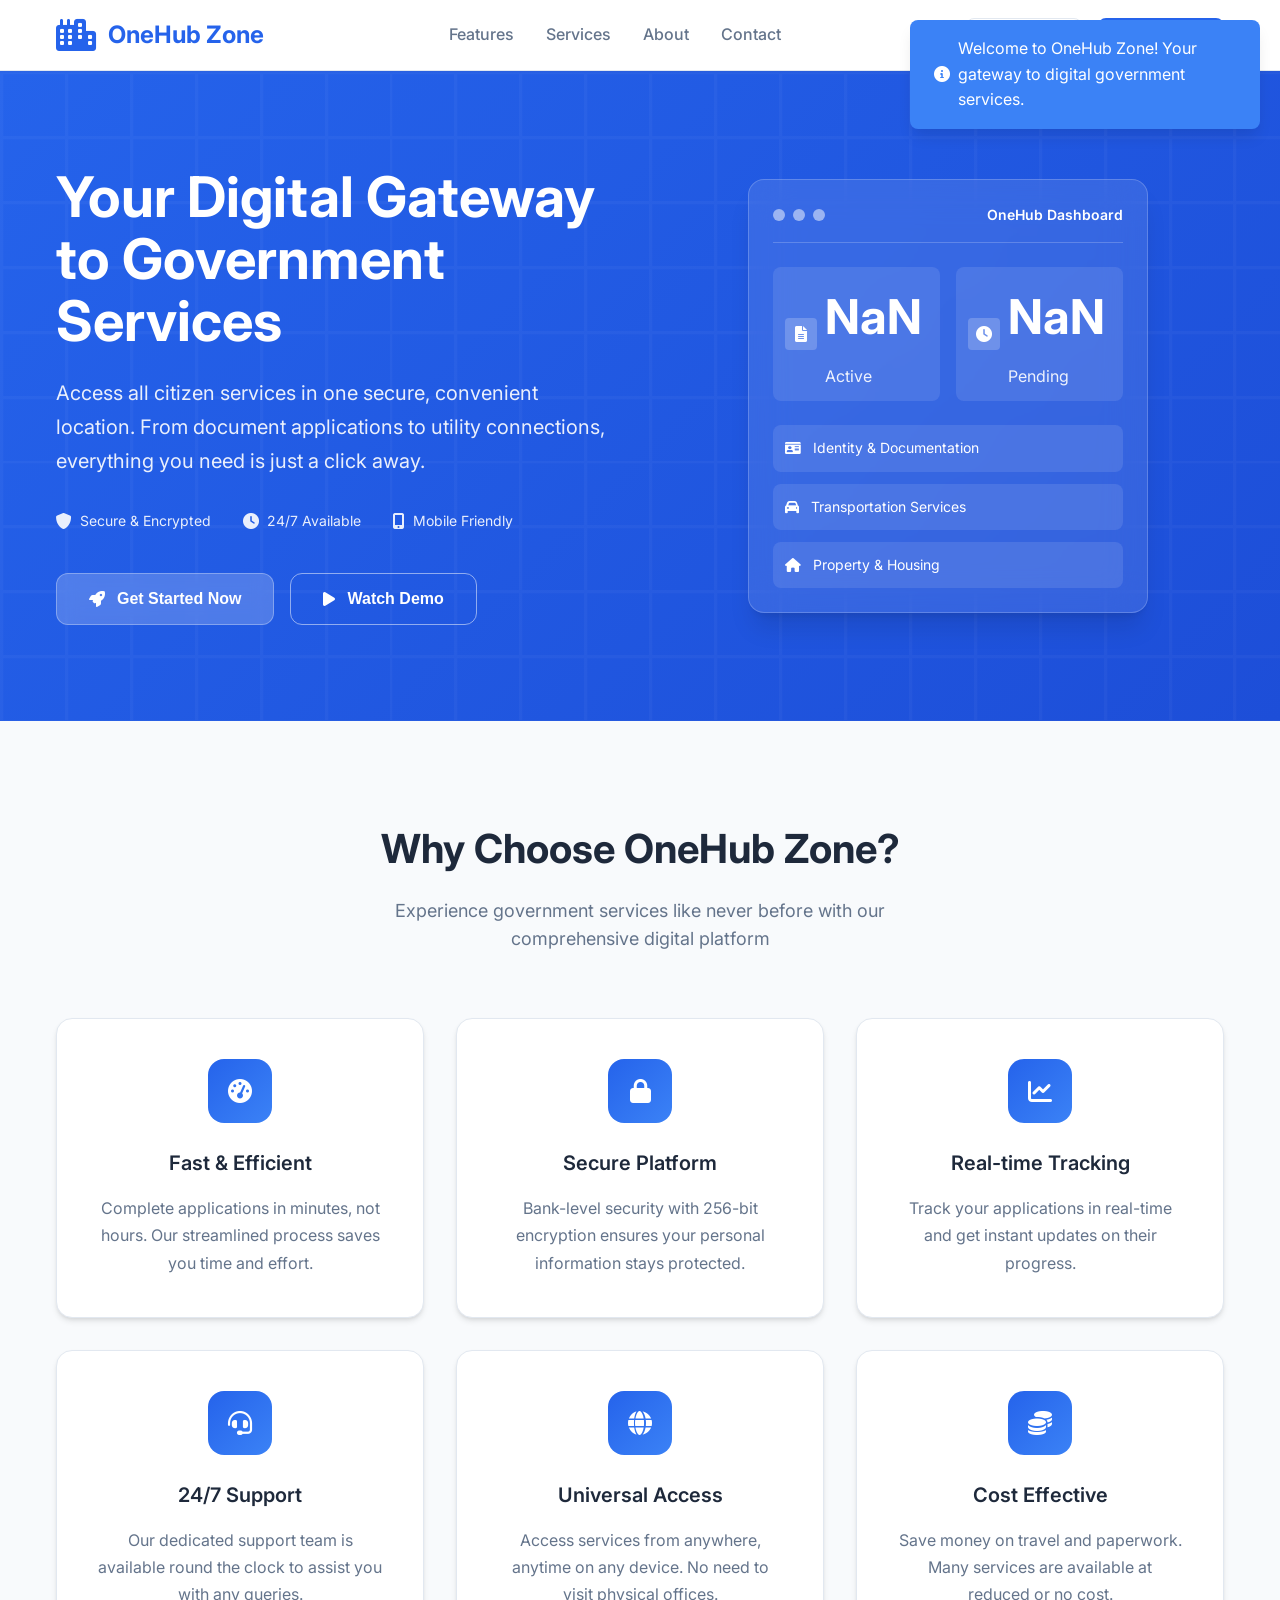
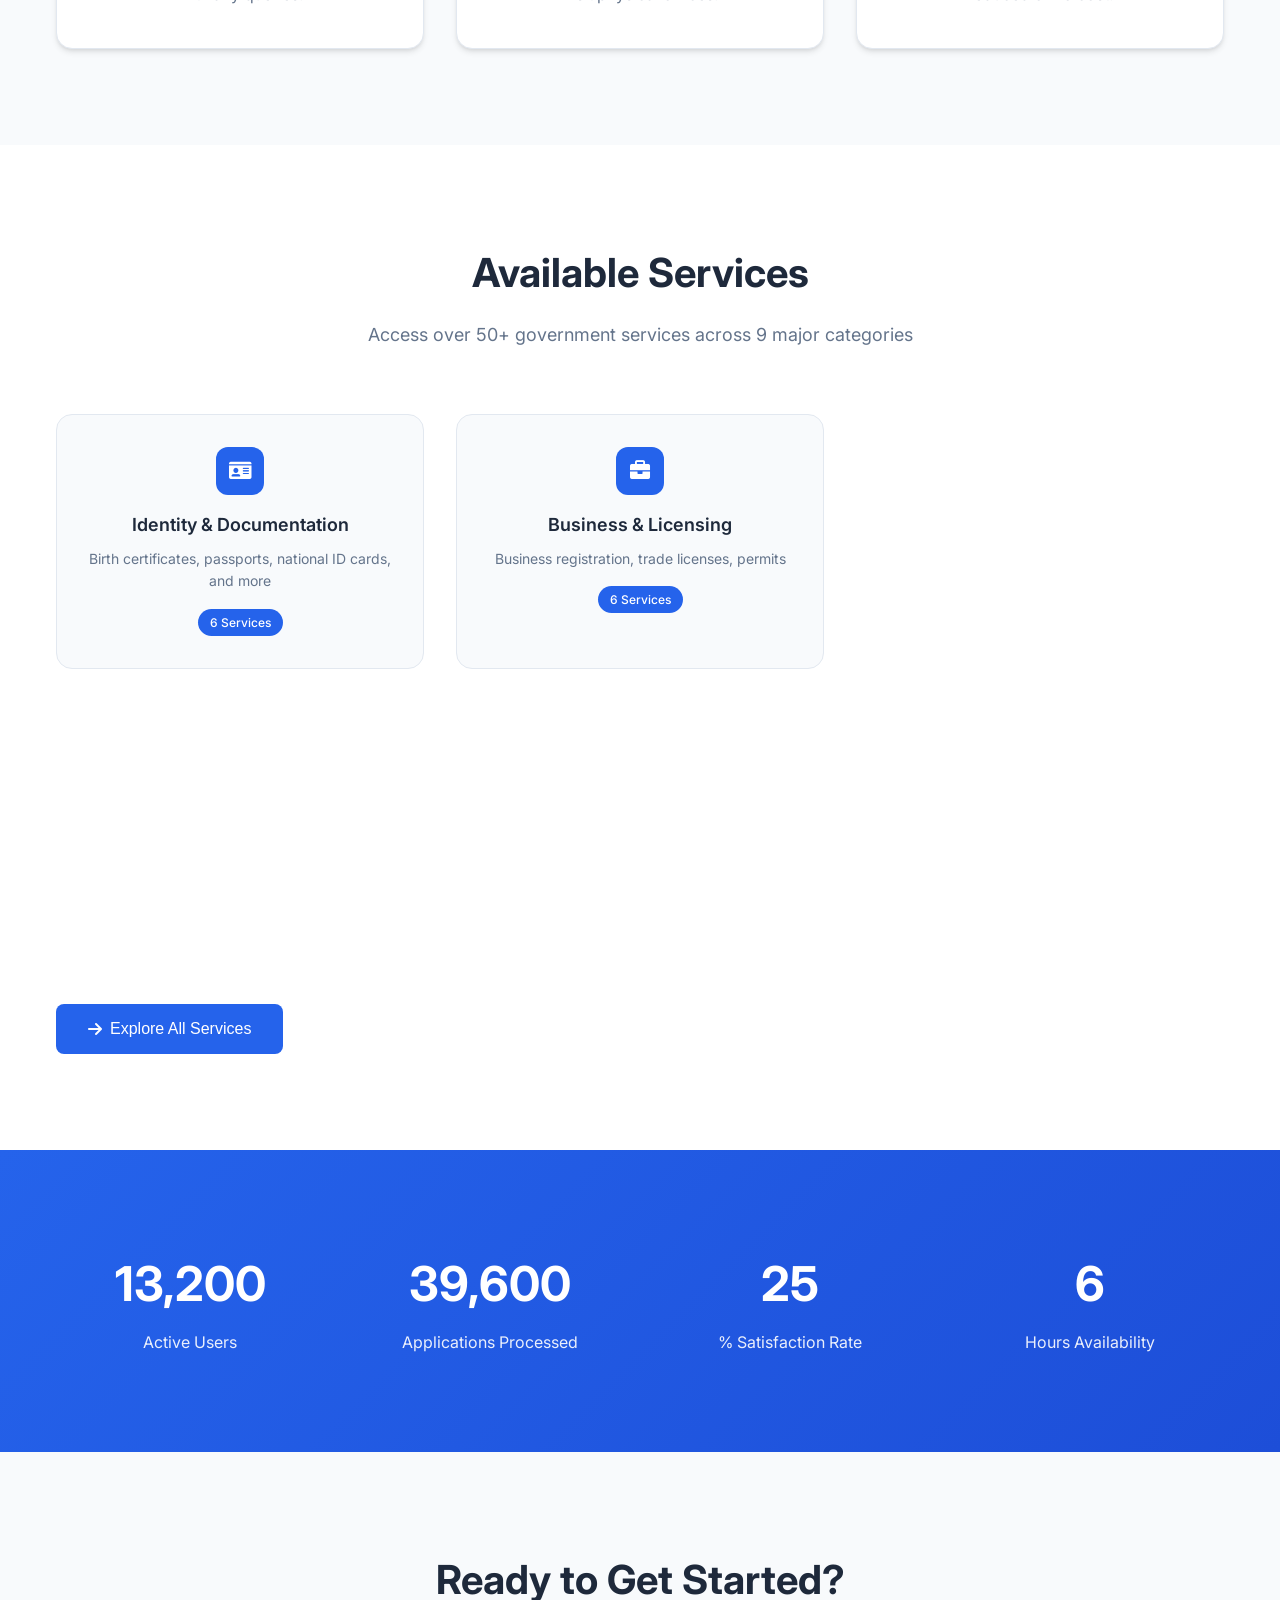
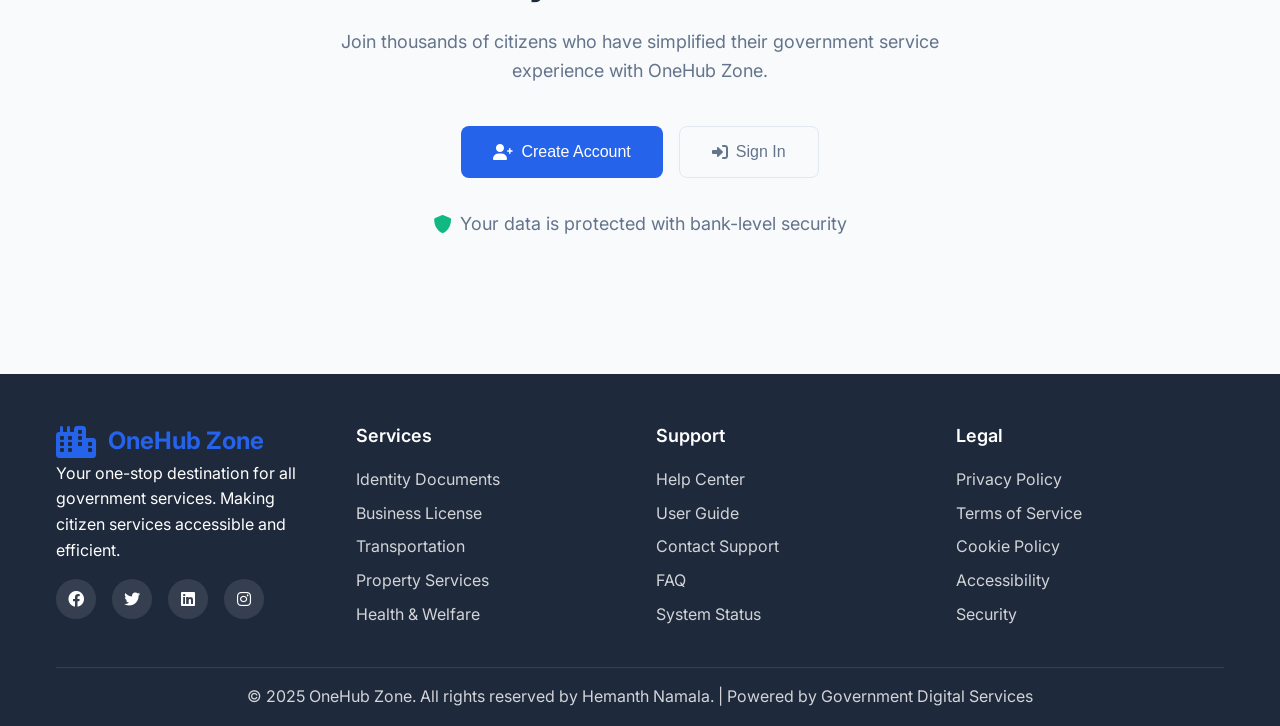
<file: index.html>
<!DOCTYPE html>
<html lang="en">
<head>
    <meta charset="UTF-8">
    <meta name="viewport" content="width=device-width, initial-scale=1.0">
    <title>OneHub Zone - Citizen Services Portal</title>
    <link rel="stylesheet" href="landing-styles.css">
    <link href="https://cdnjs.cloudflare.com/ajax/libs/font-awesome/6.0.0/css/all.min.css" rel="stylesheet">
    <link href="https://fonts.googleapis.com/css2?family=Inter:wght@300;400;500;600;700&display=swap" rel="stylesheet">
</head>
<body>
    <div class="landing-container">
        <!-- Header -->
        <header class="header">
            <div class="container">
                <div class="header-content">
                    <div class="logo">
                        <i class="fas fa-city"></i>
                        <span>OneHub Zone</span>
                    </div>
                    <nav class="nav">
                        <a href="#features" class="nav-link">Features</a>
                        <a href="#services" class="nav-link">Services</a>
                        <a href="#about" class="nav-link">About</a>
                        <a href="#contact" class="nav-link">Contact</a>
                    </nav>
                    <div class="header-actions">
                        <button class="btn-secondary" onclick="window.location.href='login.html'">
                            <i class="fas fa-sign-in-alt"></i>
                            Sign In
                        </button>
                        <button class="btn-primary" onclick="showRegistration()">
                            <i class="fas fa-user-plus"></i>
                            Register
                        </button>
                    </div>
                </div>
            </div>
        </header>

        <!-- Hero Section -->
        <section class="hero">
            <div class="container">
                <div class="hero-content">
                    <div class="hero-text">
                        <h1>Your Digital Gateway to Government Services</h1>
                        <p class="hero-description">
                            Access all citizen services in one secure, convenient location. 
                            From document applications to utility connections, everything you need is just a click away.
                        </p>
                        <div class="hero-features">
                            <div class="feature-item">
                                <i class="fas fa-shield-alt"></i>
                                <span>Secure & Encrypted</span>
                            </div>
                            <div class="feature-item">
                                <i class="fas fa-clock"></i>
                                <span>24/7 Available</span>
                            </div>
                            <div class="feature-item">
                                <i class="fas fa-mobile-alt"></i>
                                <span>Mobile Friendly</span>
                            </div>
                        </div>
                        <div class="hero-actions">
                            <button class="cta-button" onclick="window.location.href='login.html'">
                                <i class="fas fa-rocket"></i>
                                Get Started Now
                            </button>
                            <button class="demo-button" onclick="showDemoVideo()">
                                <i class="fas fa-play"></i>
                                Watch Demo
                            </button>
                        </div>
                    </div>
                    <div class="hero-visual">
                        <div class="dashboard-preview">
                            <div class="preview-header">
                                <div class="preview-dots">
                                    <span></span>
                                    <span></span>
                                    <span></span>
                                </div>
                                <span class="preview-title">OneHub Dashboard</span>
                            </div>
                            <div class="preview-content">
                                <div class="preview-stats">
                                    <div class="preview-stat">
                                        <div class="stat-icon">
                                            <i class="fas fa-file-alt"></i>
                                        </div>
                                        <div class="stat-data">
                                            <span class="stat-number">3</span>
                                            <span class="stat-label">Active</span>
                                        </div>
                                    </div>
                                    <div class="preview-stat">
                                        <div class="stat-icon">
                                            <i class="fas fa-clock"></i>
                                        </div>
                                        <div class="stat-data">
                                            <span class="stat-number">2</span>
                                            <span class="stat-label">Pending</span>
                                        </div>
                                    </div>
                                </div>
                                <div class="preview-services">
                                    <div class="service-item">
                                        <i class="fas fa-id-card"></i>
                                        <span>Identity & Documentation</span>
                                    </div>
                                    <div class="service-item">
                                        <i class="fas fa-car"></i>
                                        <span>Transportation Services</span>
                                    </div>
                                    <div class="service-item">
                                        <i class="fas fa-home"></i>
                                        <span>Property & Housing</span>
                                    </div>
                                </div>
                            </div>
                        </div>
                    </div>
                </div>
            </div>
        </section>

        <!-- Features Section -->
        <section class="features" id="features">
            <div class="container">
                <div class="section-header">
                    <h2>Why Choose OneHub Zone?</h2>
                    <p>Experience government services like never before with our comprehensive digital platform</p>
                </div>
                <div class="features-grid">
                    <div class="feature-card">
                        <div class="feature-icon">
                            <i class="fas fa-tachometer-alt"></i>
                        </div>
                        <h3>Fast & Efficient</h3>
                        <p>Complete applications in minutes, not hours. Our streamlined process saves you time and effort.</p>
                    </div>
                    <div class="feature-card">
                        <div class="feature-icon">
                            <i class="fas fa-lock"></i>
                        </div>
                        <h3>Secure Platform</h3>
                        <p>Bank-level security with 256-bit encryption ensures your personal information stays protected.</p>
                    </div>
                    <div class="feature-card">
                        <div class="feature-icon">
                            <i class="fas fa-chart-line"></i>
                        </div>
                        <h3>Real-time Tracking</h3>
                        <p>Track your applications in real-time and get instant updates on their progress.</p>
                    </div>
                    <div class="feature-card">
                        <div class="feature-icon">
                            <i class="fas fa-headset"></i>
                        </div>
                        <h3>24/7 Support</h3>
                        <p>Our dedicated support team is available round the clock to assist you with any queries.</p>
                    </div>
                    <div class="feature-card">
                        <div class="feature-icon">
                            <i class="fas fa-globe"></i>
                        </div>
                        <h3>Universal Access</h3>
                        <p>Access services from anywhere, anytime on any device. No need to visit physical offices.</p>
                    </div>
                    <div class="feature-card">
                        <div class="feature-icon">
                            <i class="fas fa-coins"></i>
                        </div>
                        <h3>Cost Effective</h3>
                        <p>Save money on travel and paperwork. Many services are available at reduced or no cost.</p>
                    </div>
                </div>
            </div>
        </section>

        <!-- Services Overview -->
        <section class="services-overview" id="services">
            <div class="container">
                <div class="section-header">
                    <h2>Available Services</h2>
                    <p>Access over 50+ government services across 9 major categories</p>
                </div>
                <div class="services-preview">
                    <div class="service-category-preview">
                        <div class="category-icon">
                            <i class="fas fa-id-card"></i>
                        </div>
                        <h3>Identity & Documentation</h3>
                        <p>Birth certificates, passports, national ID cards, and more</p>
                        <span class="service-count">6 Services</span>
                    </div>
                    <div class="service-category-preview">
                        <div class="category-icon">
                            <i class="fas fa-briefcase"></i>
                        </div>
                        <h3>Business & Licensing</h3>
                        <p>Business registration, trade licenses, permits</p>
                        <span class="service-count">6 Services</span>
                    </div>
                    <div class="service-category-preview">
                        <div class="category-icon">
                            <i class="fas fa-car"></i>
                        </div>
                        <h3>Transportation</h3>
                        <p>Driver's licenses, vehicle registration, road tax</p>
                        <span class="service-count">6 Services</span>
                    </div>
                    <div class="service-category-preview">
                        <div class="category-icon">
                            <i class="fas fa-home"></i>
                        </div>
                        <h3>Property & Housing</h3>
                        <p>Property registration, building permits, housing schemes</p>
                        <span class="service-count">6 Services</span>
                    </div>
                    <div class="service-category-preview">
                        <div class="category-icon">
                            <i class="fas fa-heartbeat"></i>
                        </div>
                        <h3>Health & Welfare</h3>
                        <p>Health cards, vaccination certificates, welfare schemes</p>
                        <span class="service-count">6 Services</span>
                    </div>
                    <div class="service-category-preview">
                        <div class="category-icon">
                            <i class="fas fa-graduation-cap"></i>
                        </div>
                        <h3>Education</h3>
                        <p>School admissions, certificates, scholarships</p>
                        <span class="service-count">6 Services</span>
                    </div>
                </div>
                <div class="services-cta">
                    <button class="btn-primary large" onclick="window.location.href='login.html'">
                        <i class="fas fa-arrow-right"></i>
                        Explore All Services
                    </button>
                </div>
            </div>
        </section>

        <!-- Statistics -->
        <section class="statistics">
            <div class="container">
                <div class="stats-grid">
                    <div class="stat-item">
                        <div class="stat-number" data-target="50000">0</div>
                        <div class="stat-label">Active Users</div>
                    </div>
                    <div class="stat-item">
                        <div class="stat-number" data-target="150000">0</div>
                        <div class="stat-label">Applications Processed</div>
                    </div>
                    <div class="stat-item">
                        <div class="stat-number" data-target="98">0</div>
                        <div class="stat-label">% Satisfaction Rate</div>
                    </div>
                    <div class="stat-item">
                        <div class="stat-number" data-target="24">0</div>
                        <div class="stat-label">Hours Availability</div>
                    </div>
                </div>
            </div>
        </section>

        <!-- CTA Section -->
        <section class="cta-section">
            <div class="container">
                <div class="cta-content">
                    <h2>Ready to Get Started?</h2>
                    <p>Join thousands of citizens who have simplified their government service experience with OneHub Zone.</p>
                    <div class="cta-actions">
                        <button class="btn-primary large" onclick="window.location.href='login.html'">
                            <i class="fas fa-user-plus"></i>
                            Create Account
                        </button>
                        <button class="btn-secondary large" onclick="window.location.href='login.html'">
                            <i class="fas fa-sign-in-alt"></i>
                            Sign In
                        </button>
                    </div>
                    <p class="cta-note">
                        <i class="fas fa-shield-alt"></i>
                        Your data is protected with bank-level security
                    </p>
                </div>
            </div>
        </section>

        <!-- Footer -->
        <footer class="footer">
            <div class="container">
                <div class="footer-content">
                    <div class="footer-section">
                        <div class="logo">
                            <i class="fas fa-city"></i>
                            <span>OneHub Zone</span>
                        </div>
                        <p>Your one-stop destination for all government services. Making citizen services accessible and efficient.</p>
                        <div class="social-links">
                            <a href="#"><i class="fab fa-facebook"></i></a>
                            <a href="#"><i class="fab fa-twitter"></i></a>
                            <a href="#"><i class="fab fa-linkedin"></i></a>
                            <a href="#"><i class="fab fa-instagram"></i></a>
                        </div>
                    </div>
                    <div class="footer-section">
                        <h4>Services</h4>
                        <ul>
                            <li><a href="#">Identity Documents</a></li>
                            <li><a href="#">Business License</a></li>
                            <li><a href="#">Transportation</a></li>
                            <li><a href="#">Property Services</a></li>
                            <li><a href="#">Health & Welfare</a></li>
                        </ul>
                    </div>
                    <div class="footer-section">
                        <h4>Support</h4>
                        <ul>
                            <li><a href="#">Help Center</a></li>
                            <li><a href="#">User Guide</a></li>
                            <li><a href="#">Contact Support</a></li>
                            <li><a href="#">FAQ</a></li>
                            <li><a href="#">System Status</a></li>
                        </ul>
                    </div>
                    <div class="footer-section">
                        <h4>Legal</h4>
                        <ul>
                            <li><a href="#">Privacy Policy</a></li>
                            <li><a href="#">Terms of Service</a></li>
                            <li><a href="#">Cookie Policy</a></li>
                            <li><a href="#">Accessibility</a></li>
                            <li><a href="#">Security</a></li>
                        </ul>
                    </div>
                </div>
                <div class="footer-bottom">
                    <p>&copy; 2025 OneHub Zone. All rights reserved by Hemanth Namala. | Powered by Government Digital Services</p>
                </div>
            </div>
        </footer>
    </div>

    <script src="landing-script.js"></script>
</body>
</html>
</file>
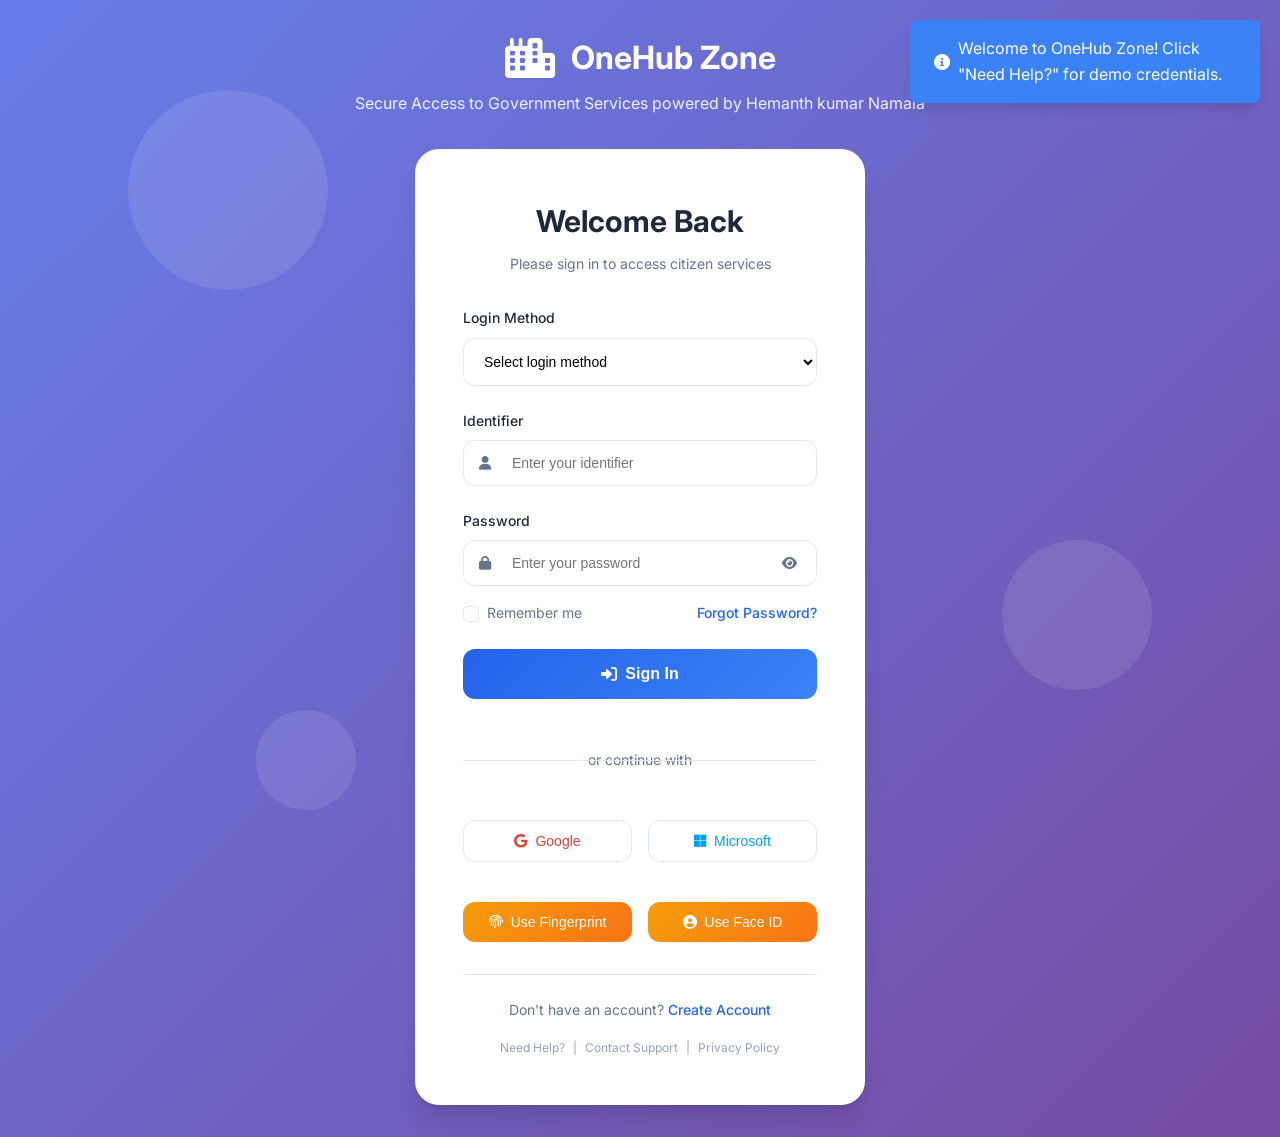
<file: dashboard.html>
<!DOCTYPE html>
<html lang="en">
<head>
    <meta charset="UTF-8">
    <meta name="viewport" content="width=device-width, initial-scale=1.0">
    <title>OneHub Zone - Citizen Services Portal</title>
    <link rel="stylesheet" href="styles.css">
    <link href="https://cdnjs.cloudflare.com/ajax/libs/font-awesome/6.0.0/css/all.min.css" rel="stylesheet">
    <link href="https://fonts.googleapis.com/css2?family=Inter:wght@300;400;500;600;700&display=swap" rel="stylesheet">
</head>
<body>
    <!-- Header -->
    <header class="header">
        <div class="container">
            <div class="header-content">
                <div class="logo">
                    <i class="fas fa-city"></i>
                    <span>OneHub Zone by Hemanth</span>
                </div>
                <nav class="nav">
                    <a href="#services" class="nav-link">Services</a>
                    <a href="#" class="nav-link">Profile</a>
                </nav>
                <div class="state-selector">
                    <label for="stateSelect">State:</label>
                    <select id="stateSelect" class="state-dropdown">
                        <option value="telangana">Telangana</option>
                        <option value="tamilnadu">Tamil Nadu</option>
                        <option value="andhrapradesh">Andhra Pradesh</option>
                        <option value="maharashtra">Maharashtra</option>
                    </select>
                </div>
                <div class="header-actions">
                    <div class="user-info">
                        <span class="user-name" id="userName">User...</span>
                        <span class="user-id" id="userId"></span>
                    </div>
                    <button class="btn-secondary" id="logoutBtn">
                        <i class="fas fa-sign-out-alt"></i>
                        Logout
                    </button>
                </div>
            </div>
        </div>
    </header>

    <!-- Hero Section -->
    <section class="hero">
        <div class="container">
            <div class="hero-content">
                <h1>Welcome to Your Dashboard</h1>
                <p>Access all citizen services securely from your personalized portal powered by Hemanth kumar Namala</p>
                <div class="state-info">
                    <i class="fas fa-map-marker-alt"></i>
                    <span>Currently viewing services for: <strong id="currentState">Telangana</strong></span>
                </div>
                <div class="dashboard-stats">
                    <div class="stat-card">
                        <i class="fas fa-file-alt"></i>
                        <div class="stat-info">
                            <span class="stat-number" id="activeApplications">0</span>
                            <span class="stat-label">Active Applications</span>
                        </div>
                    </div>
                    <div class="stat-card">
                        <i class="fas fa-clock"></i>
                        <div class="stat-info">
                            <span class="stat-number" id="pendingApprovals">0</span>
                            <span class="stat-label">Pending Approvals</span>
                        </div>
                    </div>
                    <div class="stat-card">
                        <i class="fas fa-check-circle"></i>
                        <div class="stat-info">
                            <span class="stat-number" id="completedServices">0</span>
                            <span class="stat-label">Completed Services</span>
                        </div>
                    </div>
                </div>
                <div class="hero-search">
                    <div class="search-box">
                        <i class="fas fa-search"></i>
                        <input type="text" placeholder="Search for services, permits, applications...">
                        <button class="search-btn">Search</button>
                    </div>
                </div>
            </div>
        </div>
    </section>

    <!-- Quick Actions -->
    <section class="quick-actions">
        <div class="container">
            <h2>Quick Actions</h2>
            <div class="quick-actions-grid">
                <div class="quick-action-card">
                    <i class="fas fa-file-alt"></i>
                    <h3>Apply for Documents</h3>
                    <p>Birth certificates, passports, licenses</p>
                </div>
                <div class="quick-action-card">
                    <i class="fas fa-credit-card"></i>
                    <h3>Pay Bills</h3>
                    <p>Taxes, utilities, fines</p>
                </div>
                <div class="quick-action-card">
                    <i class="fas fa-calendar-check"></i>
                    <h3>Book Appointment</h3>
                    <p>Schedule visits to government offices</p>
                </div>
                <div class="quick-action-card">
                    <i class="fas fa-chart-line"></i>
                    <h3>Track Application</h3>
                    <p>Check status of your submissions</p>
                </div>
            </div>
        </div>
    </section>

    <!-- Services Categories -->
    <section class="services" id="services">
        <div class="container">
            <!-- National Services Section -->
            <h2>National Services</h2>
            <p class="section-subtitle">Services available across all states</p>
            <div class="services-grid" id="nationalServicesGrid">
                <!-- National services will be loaded here by JavaScript -->
            </div>

            <!-- State Services Section -->
            <h2>State-Specific Services</h2>
            <p class="section-subtitle">Services specific to <span id="currentState">your selected state</span></p>
            <div class="services-filter">
                <button class="filter-btn active" data-filter="all">All Services</button>
                <button class="filter-btn" data-filter="popular">Most Popular</button>
                <button class="filter-btn" data-filter="recent">Recently Used</button>
                <button class="filter-btn" data-filter="favorites">Favorites</button>
            </div>
            <div class="services-grid" id="stateServicesGrid">
                <!-- State-specific services will be loaded here by JavaScript -->
            </div>
        </div>
    </section>

    <!-- Emergency Services -->
    <section class="emergency-services">
        <div class="container">
            <h2>Emergency Services</h2>
            <div class="emergency-grid">
                <div class="emergency-card urgent">
                    <i class="fas fa-phone-alt"></i>
                    <h3>Emergency Hotline</h3>
                    <p class="phone-number">911</p>
                    <p>24/7 Emergency Response</p>
                </div>
                <div class="emergency-card">
                    <i class="fas fa-ambulance"></i>
                    <h3>Medical Emergency</h3>
                    <p class="phone-number">108</p>
                    <p>Ambulance & Medical Aid</p>
                </div>
                <div class="emergency-card">
                    <i class="fas fa-fire"></i>
                    <h3>Fire Department</h3>
                    <p class="phone-number">101</p>
                    <p>Fire & Rescue Services</p>
                </div>
                <div class="emergency-card">
                    <i class="fas fa-shield-alt"></i>
                    <h3>Police</h3>
                    <p class="phone-number">100</p>
                    <p>Law Enforcement</p>
                </div>
            </div>
        </div>
    </section>

    <!-- Footer -->
    <footer class="footer">
        <div class="container">
            <div class="footer-content">
                <div class="footer-section">
                    <div class="logo">
                        <i class="fas fa-city"></i>
                        <span>OneHub Zone</span>
                    </div>
                    <p>Your one-stop destination for all government services. Making citizen services accessible and efficient.</p>
                    <div class="social-links">
                        <a href="#"><i class="fab fa-facebook"></i></a>
                        <a href="#"><i class="fab fa-twitter"></i></a>
                        <a href="#"><i class="fab fa-linkedin"></i></a>
                        <a href="#"><i class="fab fa-instagram"></i></a>
                    </div>
                </div>
                <div class="footer-section">
                    <h4>Quick Links</h4>
                    <ul>
                        <li><a href="#">About Us</a></li>
                        <li><a href="#">Services</a></li>
                        <li><a href="#">FAQ</a></li>
                        <li><a href="#">Contact</a></li>
                        <li><a href="#">Privacy Policy</a></li>
                    </ul>
                </div>
                <div class="footer-section">
                    <h4>Services</h4>
                    <ul>
                        <li><a href="#">Documentation</a></li>
                        <li><a href="#">Licensing</a></li>
                        <li><a href="#">Transportation</a></li>
                        <li><a href="#">Property</a></li>
                        <li><a href="#">Health & Welfare</a></li>
                    </ul>
                </div>
                <div class="footer-section">
                    <h4>Support</h4>
                    <ul>
                        <li><a href="#">Help Center</a></li>
                        <li><a href="#">User Guide</a></li>
                        <li><a href="#">Report Issue</a></li>
                        <li><a href="#">Feedback</a></li>
                        <li><a href="#">Live Chat</a></li>
                    </ul>
                </div>
            </div>
            <div class="footer-bottom">
                <p>&copy; 2025 OneHub Zone. All rights reserved. | Powered by Government Digital Services</p>
            </div>
        </div>
    </footer>

    <script src="script.js"></script>
</body>
</html>
</file>
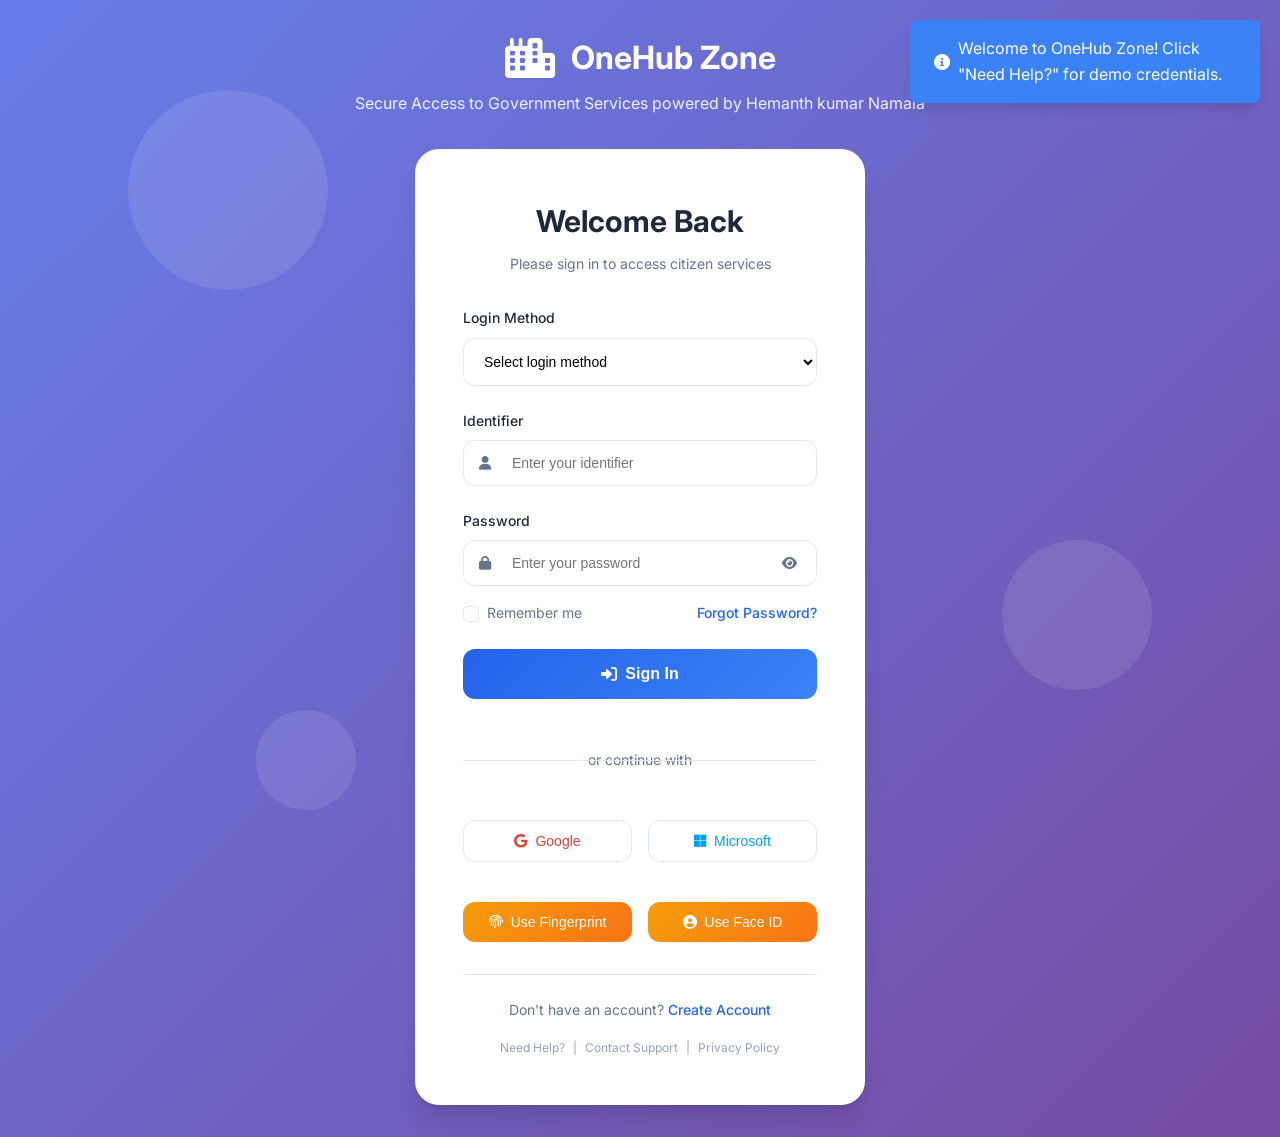
<file: login.html>
<!DOCTYPE html>
<html lang="en">
<head>
    <meta charset="UTF-8">
    <meta name="viewport" content="width=device-width, initial-scale=1.0">
    <title>Login - OneHub Zone</title>
    <link rel="stylesheet" href="login-styles.css">
    <link href="https://cdnjs.cloudflare.com/ajax/libs/font-awesome/6.0.0/css/all.min.css" rel="stylesheet">
    <link href="https://fonts.googleapis.com/css2?family=Inter:wght@300;400;500;600;700&display=swap" rel="stylesheet">
</head>
<body>
    <div class="login-container">
        <div class="login-background">
            <div class="background-shapes">
                <div class="shape shape-1"></div>
                <div class="shape shape-2"></div>
                <div class="shape shape-3"></div>
            </div>
        </div>
        
        <div class="login-content">
            <!-- Logo Section -->
            <div class="logo-section">
                <div class="logo">
                    <i class="fas fa-city"></i>
                    <span>OneHub Zone</span>
                </div>
                <p class="tagline">Secure Access to Government Services powered by Hemanth kumar Namala</p>
            </div>

            <!-- Login Form -->
            <div class="login-form-container">
                <div class="login-form-header">
                    <h1>Welcome Back</h1>
                    <p>Please sign in to access citizen services</p>
                </div>

                <form class="login-form" id="loginForm">
                    <div class="form-group">
                        <label for="loginMethod">Login Method</label>
                        <select id="loginMethod" class="form-control" required>
                            <option value="">Select login method</option>
                            <option value="national-id">National ID</option>
                            <option value="passport">Passport</option>
                            <option value="email">Email Address</option>
                            <option value="phone">Phone Number</option>
                        </select>
                    </div>

                    <div class="form-group">
                        <label for="identifier" id="identifierLabel">Identifier</label>
                        <div class="input-group">
                            <i class="fas fa-user input-icon"></i>
                            <input type="text" id="identifier" class="form-control" placeholder="Enter your identifier" required>
                        </div>
                    </div>

                    <div class="form-group">
                        <label for="password">Password</label>
                        <div class="input-group">
                            <i class="fas fa-lock input-icon"></i>
                            <input type="password" id="password" class="form-control" placeholder="Enter your password" required>
                            <button type="button" class="password-toggle" id="passwordToggle">
                                <i class="fas fa-eye"></i>
                            </button>
                        </div>
                    </div>

                    <div class="form-options">
                        <label class="checkbox-container">
                            <input type="checkbox" id="rememberMe">
                            <span class="checkmark"></span>
                            Remember me
                        </label>
                        <a href="#" class="forgot-password">Forgot Password?</a>
                    </div>

                    <button type="submit" class="login-btn">
                        <i class="fas fa-sign-in-alt"></i>
                        Sign In
                    </button>

                    <div class="divider">
                        <span>or continue with</span>
                    </div>

                    <div class="social-login">
                        <button type="button" class="social-btn google-btn">
                            <i class="fab fa-google"></i>
                            Google
                        </button>
                        <button type="button" class="social-btn microsoft-btn">
                            <i class="fab fa-microsoft"></i>
                            Microsoft
                        </button>
                    </div>

                    <div class="biometric-login">
                        <button type="button" class="biometric-btn" id="fingerprintBtn">
                            <i class="fas fa-fingerprint"></i>
                            Use Fingerprint
                        </button>
                        <button type="button" class="biometric-btn" id="faceIdBtn">
                            <i class="fas fa-user-circle"></i>
                            Use Face ID
                        </button>
                    </div>
                </form>

                <div class="login-footer">
                    <p>Don't have an account? <a href="register.html" class="register-link">Create Account</a></p>
                    <div class="help-links">
                        <a href="#" class="help-link">Need Help?</a>
                        <span class="separator">|</span>
                        <a href="#" class="help-link">Contact Support</a>
                        <span class="separator">|</span>
                        <a href="#" class="help-link">Privacy Policy</a>
                    </div>
                </div>
            </div>
        </div>

        <!-- Security Features -->
        <div class="security-info">
            <div class="security-badge">
                <i class="fas fa-shield-alt"></i>
                <div class="security-text">
                    <span class="security-title">Secure Login</span>
                    <span class="security-desc">256-bit SSL Encryption</span>
                </div>
            </div>
            <div class="security-badge">
                <i class="fas fa-clock"></i>
                <div class="security-text">
                    <span class="security-title">Session Timeout</span>
                    <span class="security-desc">30 minutes of inactivity</span>
                </div>
            </div>
        </div>
    </div>

    <!-- Demo Credentials Modal -->
    <div id="demoModal" class="modal-overlay" style="display: none;">
        <div class="modal">
            <div class="modal-header">
                <h3>Demo Credentials</h3>
                <button class="modal-close" onclick="closeDemoModal()">
                    <i class="fas fa-times"></i>
                </button>
            </div>
            <div class="modal-body">
                <p>Use these demo credentials to test the system:</p>
                <div class="Demo-credentials">
                    <div class="credential-item">
                        <strong>National ID:</strong> 123456789012
                    </div>
                    <div class="credential-item">
                        <strong>Password:</strong> demo123
                    </div>
                    <div class="credential-item">
                        <strong>Email:</strong> hemanth123@gmail.com
                    <div class="credential-item">
                        <strong>Password:</strong> demo123    
                    </div>
                    <div class="credential-item">
                        <strong>Password:</strong> demo123
                    </div>
                    <div class="credential-item">
                        <strong>Phone:</strong> +1-555-0123
                    </div>
                </div>
                <button class="btn-primary" onclick="fillDemoCredentials()">Use Demo Credentials</button>
            </div>
        </div>
    </div>

    <!-- Loading Overlay -->
    <div id="loadingOverlay" class="loading-overlay" style="display: none;">
        <div class="loading-spinner">
            <div class="spinner"></div>
            <p>Authenticating...</p>
        </div>
    </div>

    <script src="login-script.js"></script>
</body>
</html>
</file>
<file: landing-styles.css>
* {
    margin: 0;
    padding: 0;
    box-sizing: border-box;
}

:root {
    --primary-color: #2563eb;
    --primary-dark: #1d4ed8;
    --primary-light: #3b82f6;
    --secondary-color: #64748b;
    --accent-color: #f59e0b;
    --success-color: #10b981;
    --warning-color: #f59e0b;
    --error-color: #ef4444;
    --text-primary: #1e293b;
    --text-secondary: #64748b;
    --text-light: #94a3b8;
    --background-light: #f8fafc;
    --background-white: #ffffff;
    --border-color: #e2e8f0;
    --shadow-sm: 0 1px 2px 0 rgb(0 0 0 / 0.05);
    --shadow-md: 0 4px 6px -1px rgb(0 0 0 / 0.1), 0 2px 4px -2px rgb(0 0 0 / 0.1);
    --shadow-lg: 0 10px 15px -3px rgb(0 0 0 / 0.1), 0 4px 6px -4px rgb(0 0 0 / 0.1);
    --shadow-xl: 0 20px 25px -5px rgb(0 0 0 / 0.1), 0 8px 10px -6px rgb(0 0 0 / 0.1);
}

body {
    font-family: 'Inter', -apple-system, BlinkMacSystemFont, 'Segoe UI', Roboto, sans-serif;
    line-height: 1.6;
    color: var(--text-primary);
    background-color: var(--background-white);
}

.container {
    max-width: 1200px;
    margin: 0 auto;
    padding: 0 1rem;
}

/* Header */
.header {
    background: var(--background-white);
    box-shadow: var(--shadow-sm);
    position: sticky;
    top: 0;
    z-index: 100;
    border-bottom: 1px solid var(--border-color);
}

.header-content {
    display: flex;
    align-items: center;
    justify-content: space-between;
    padding: 1rem 0;
}

.logo {
    display: flex;
    align-items: center;
    gap: 0.75rem;
    font-size: 1.5rem;
    font-weight: 700;
    color: var(--primary-color);
}

.logo i {
    font-size: 2rem;
}

.nav {
    display: flex;
    gap: 2rem;
}

.nav-link {
    text-decoration: none;
    color: var(--text-secondary);
    font-weight: 500;
    transition: color 0.3s ease;
}

.nav-link:hover {
    color: var(--primary-color);
}

.header-actions {
    display: flex;
    gap: 1rem;
}

.btn-primary,
.btn-secondary {
    padding: 0.5rem 1.5rem;
    border-radius: 0.5rem;
    font-weight: 500;
    text-decoration: none;
    border: none;
    cursor: pointer;
    transition: all 0.3s ease;
    font-size: 0.875rem;
    display: flex;
    align-items: center;
    gap: 0.5rem;
}

.btn-primary {
    background: var(--primary-color);
    color: white;
}

.btn-primary:hover {
    background: var(--primary-dark);
    transform: translateY(-1px);
}

.btn-secondary {
    background: transparent;
    color: var(--text-secondary);
    border: 1px solid var(--border-color);
}

.btn-secondary:hover {
    background: var(--background-light);
    color: var(--text-primary);
}

.btn-primary.large,
.btn-secondary.large {
    padding: 1rem 2rem;
    font-size: 1rem;
}

/* Hero Section */
.hero {
    background: linear-gradient(135deg, var(--primary-color) 0%, var(--primary-dark) 100%);
    color: white;
    padding: 6rem 0;
    position: relative;
    overflow: hidden;
}

.hero::before {
    content: '';
    position: absolute;
    top: 0;
    left: 0;
    right: 0;
    bottom: 0;
    background: url('data:image/svg+xml,<svg xmlns="http://www.w3.org/2000/svg" viewBox="0 0 100 100"><defs><pattern id="grid" width="10" height="10" patternUnits="userSpaceOnUse"><path d="M 10 0 L 0 0 0 10" fill="none" stroke="rgba(255,255,255,0.1)" stroke-width="1"/></pattern></defs><rect width="100" height="100" fill="url(%23grid)"/></svg>');
    opacity: 0.3;
}

.hero-content {
    display: grid;
    grid-template-columns: 1fr 1fr;
    gap: 4rem;
    align-items: center;
    position: relative;
    z-index: 1;
}

.hero-text h1 {
    font-size: 3.5rem;
    font-weight: 700;
    margin-bottom: 1.5rem;
    line-height: 1.1;
}

.hero-description {
    font-size: 1.25rem;
    margin-bottom: 2rem;
    opacity: 0.9;
    line-height: 1.7;
}

.hero-features {
    display: flex;
    gap: 2rem;
    margin-bottom: 2.5rem;
    flex-wrap: wrap;
}

.feature-item {
    display: flex;
    align-items: center;
    gap: 0.5rem;
    font-size: 0.875rem;
    opacity: 0.9;
}

.feature-item i {
    font-size: 1rem;
}

.hero-actions {
    display: flex;
    gap: 1rem;
    flex-wrap: wrap;
}

.cta-button,
.demo-button {
    padding: 1rem 2rem;
    border-radius: 0.75rem;
    font-size: 1rem;
    font-weight: 600;
    cursor: pointer;
    transition: all 0.3s ease;
    display: flex;
    align-items: center;
    gap: 0.75rem;
    border: none;
}

.cta-button {
    background: rgba(255, 255, 255, 0.2);
    color: white;
    backdrop-filter: blur(10px);
    border: 1px solid rgba(255, 255, 255, 0.3);
}

.cta-button:hover {
    background: rgba(255, 255, 255, 0.3);
    transform: translateY(-2px);
}

.demo-button {
    background: transparent;
    color: white;
    border: 1px solid rgba(255, 255, 255, 0.5);
}

.demo-button:hover {
    background: rgba(255, 255, 255, 0.1);
    transform: translateY(-2px);
}

/* Hero Visual */
.hero-visual {
    display: flex;
    justify-content: center;
    align-items: center;
}

.dashboard-preview {
    background: rgba(255, 255, 255, 0.1);
    backdrop-filter: blur(20px);
    border: 1px solid rgba(255, 255, 255, 0.2);
    border-radius: 1rem;
    padding: 1.5rem;
    width: 100%;
    max-width: 400px;
    box-shadow: var(--shadow-xl);
    animation: float 6s ease-in-out infinite;
}

.preview-header {
    display: flex;
    align-items: center;
    justify-content: space-between;
    margin-bottom: 1.5rem;
    padding-bottom: 1rem;
    border-bottom: 1px solid rgba(255, 255, 255, 0.2);
}

.preview-dots {
    display: flex;
    gap: 0.5rem;
}

.preview-dots span {
    width: 0.75rem;
    height: 0.75rem;
    border-radius: 50%;
    background: rgba(255, 255, 255, 0.5);
}

.preview-title {
    font-size: 0.875rem;
    font-weight: 600;
}

.preview-stats {
    display: flex;
    gap: 1rem;
    margin-bottom: 1.5rem;
}

.preview-stat {
    flex: 1;
    display: flex;
    align-items: center;
    gap: 0.5rem;
    background: rgba(255, 255, 255, 0.1);
    padding: 0.75rem;
    border-radius: 0.5rem;
}

.stat-icon {
    width: 2rem;
    height: 2rem;
    background: rgba(255, 255, 255, 0.2);
    border-radius: 0.25rem;
    display: flex;
    align-items: center;
    justify-content: center;
}

.stat-data {
    display: flex;
    flex-direction: column;
}

.stat-number {
    font-size: 1.25rem;
    font-weight: 700;
}

.stat-label {
    font-size: 0.75rem;
    opacity: 0.8;
}

.preview-services {
    display: flex;
    flex-direction: column;
    gap: 0.75rem;
}

.service-item {
    display: flex;
    align-items: center;
    gap: 0.75rem;
    padding: 0.75rem;
    background: rgba(255, 255, 255, 0.1);
    border-radius: 0.5rem;
    font-size: 0.875rem;
}

@keyframes float {
    0%, 100% {
        transform: translateY(0px);
    }
    50% {
        transform: translateY(-10px);
    }
}

/* Features Section */
.features {
    padding: 6rem 0;
    background: var(--background-light);
}

.section-header {
    text-align: center;
    margin-bottom: 4rem;
}

.section-header h2 {
    font-size: 2.5rem;
    font-weight: 700;
    margin-bottom: 1rem;
    color: var(--text-primary);
}

.section-header p {
    font-size: 1.125rem;
    color: var(--text-secondary);
    max-width: 600px;
    margin: 0 auto;
}

.features-grid {
    display: grid;
    grid-template-columns: repeat(auto-fit, minmax(350px, 1fr));
    gap: 2rem;
}

.feature-card {
    background: var(--background-white);
    padding: 2.5rem;
    border-radius: 1rem;
    text-align: center;
    box-shadow: var(--shadow-md);
    transition: all 0.3s ease;
    border: 1px solid var(--border-color);
}

.feature-card:hover {
    transform: translateY(-5px);
    box-shadow: var(--shadow-xl);
}

.feature-icon {
    width: 4rem;
    height: 4rem;
    background: linear-gradient(135deg, var(--primary-color), var(--primary-light));
    border-radius: 1rem;
    display: flex;
    align-items: center;
    justify-content: center;
    margin: 0 auto 1.5rem;
    color: white;
    font-size: 1.5rem;
}

.feature-card h3 {
    font-size: 1.25rem;
    font-weight: 600;
    margin-bottom: 1rem;
    color: var(--text-primary);
}

.feature-card p {
    color: var(--text-secondary);
    line-height: 1.7;
}

/* Services Overview */
.services-overview {
    padding: 6rem 0;
    background: var(--background-white);
}

.services-preview {
    display: grid;
    grid-template-columns: repeat(auto-fit, minmax(300px, 1fr));
    gap: 2rem;
    margin-bottom: 3rem;
}

.service-category-preview {
    background: var(--background-light);
    padding: 2rem;
    border-radius: 1rem;
    text-align: center;
    transition: all 0.3s ease;
    border: 1px solid var(--border-color);
}

.service-category-preview:hover {
    transform: translateY(-3px);
    box-shadow: var(--shadow-lg);
}

.category-icon {
    width: 3rem;
    height: 3rem;
    background: var(--primary-color);
    border-radius: 0.75rem;
    display: flex;
    align-items: center;
    justify-content: center;
    margin: 0 auto 1rem;
    color: white;
    font-size: 1.25rem;
}

.service-category-preview h3 {
    font-size: 1.125rem;
    font-weight: 600;
    margin-bottom: 0.5rem;
    color: var(--text-primary);
}

.service-category-preview p {
    color: var(--text-secondary);
    font-size: 0.875rem;
    margin-bottom: 1rem;
}

.service-count {
    display: inline-block;
    background: var(--primary-color);
    color: white;
    padding: 0.25rem 0.75rem;
    border-radius: 1rem;
    font-size: 0.75rem;
    font-weight: 500;
}

.services-cta {
    text-align: center;
}

/* Statistics Section */
.statistics {
    padding: 4rem 0;
    background: linear-gradient(135deg, var(--primary-color), var(--primary-dark));
    color: white;
}

.stats-grid {
    display: grid;
    grid-template-columns: repeat(auto-fit, minmax(200px, 1fr));
    gap: 2rem;
}

.stat-item {
    text-align: center;
    padding: 2rem;
}

.stat-number {
    font-size: 3rem;
    font-weight: 700;
    display: block;
    margin-bottom: 0.5rem;
}

.stat-label {
    font-size: 1rem;
    opacity: 0.9;
}

/* CTA Section */
.cta-section {
    padding: 6rem 0;
    background: var(--background-light);
    text-align: center;
}

.cta-content h2 {
    font-size: 2.5rem;
    font-weight: 700;
    margin-bottom: 1rem;
    color: var(--text-primary);
}

.cta-content p {
    font-size: 1.125rem;
    color: var(--text-secondary);
    margin-bottom: 2.5rem;
    max-width: 600px;
    margin-left: auto;
    margin-right: auto;
}

.cta-actions {
    display: flex;
    justify-content: center;
    gap: 1rem;
    margin-bottom: 2rem;
    flex-wrap: wrap;
}

.cta-note {
    color: var(--text-secondary);
    font-size: 0.875rem;
    display: flex;
    align-items: center;
    justify-content: center;
    gap: 0.5rem;
}

.cta-note i {
    color: var(--success-color);
}

/* Footer */
.footer {
    background: var(--text-primary);
    color: white;
    padding: 3rem 0 1rem;
}

.footer-content {
    display: grid;
    grid-template-columns: repeat(auto-fit, minmax(250px, 1fr));
    gap: 2rem;
    margin-bottom: 2rem;
}

.footer-section h4 {
    font-size: 1.125rem;
    font-weight: 600;
    margin-bottom: 1rem;
    color: white;
}

.footer-section ul {
    list-style: none;
}

.footer-section ul li {
    margin-bottom: 0.5rem;
}

.footer-section ul a {
    color: rgba(255, 255, 255, 0.8);
    text-decoration: none;
    transition: color 0.3s ease;
}

.footer-section ul a:hover {
    color: white;
}

.social-links {
    display: flex;
    gap: 1rem;
    margin-top: 1rem;
}

.social-links a {
    display: flex;
    align-items: center;
    justify-content: center;
    width: 2.5rem;
    height: 2.5rem;
    background: rgba(255, 255, 255, 0.1);
    border-radius: 50%;
    color: white;
    text-decoration: none;
    transition: all 0.3s ease;
}

.social-links a:hover {
    background: var(--primary-color);
    transform: translateY(-2px);
}

.footer-bottom {
    border-top: 1px solid rgba(255, 255, 255, 0.1);
    padding-top: 1rem;
    text-align: center;
    color: rgba(255, 255, 255, 0.8);
}

/* Animations */
@keyframes fadeInUp {
    from {
        opacity: 0;
        transform: translateY(30px);
    }
    to {
        opacity: 1;
        transform: translateY(0);
    }
}

.feature-card,
.service-category-preview {
    animation: fadeInUp 0.6s ease-out;
}

/* Responsive Design */
@media (max-width: 968px) {
    .hero-content {
        grid-template-columns: 1fr;
        gap: 3rem;
        text-align: center;
    }
    
    .hero-text h1 {
        font-size: 2.5rem;
    }
    
    .features-grid {
        grid-template-columns: repeat(auto-fit, minmax(280px, 1fr));
    }
    
    .services-preview {
        grid-template-columns: repeat(auto-fit, minmax(250px, 1fr));
    }
}

@media (max-width: 768px) {
    .header-content {
        flex-direction: column;
        gap: 1rem;
        text-align: center;
    }

    .nav {
        gap: 1rem;
    }

    .hero {
        padding: 3rem 0;
    }

    .hero-text h1 {
        font-size: 2rem;
    }

    .hero-description {
        font-size: 1rem;
    }

    .hero-features {
        justify-content: center;
        gap: 1rem;
    }

    .section-header h2 {
        font-size: 2rem;
    }

    .features,
    .services-overview,
    .cta-section {
        padding: 3rem 0;
    }

    .feature-card {
        padding: 1.5rem;
    }

    .stats-grid {
        grid-template-columns: repeat(auto-fit, minmax(150px, 1fr));
    }

    .stat-number {
        font-size: 2rem;
    }

    .cta-actions {
        flex-direction: column;
        align-items: center;
    }
}

@media (max-width: 480px) {
    .container {
        padding: 0 0.5rem;
    }

    .dashboard-preview {
        max-width: 300px;
    }

    .hero-actions {
        flex-direction: column;
        align-items: center;
    }

    .cta-button,
    .demo-button {
        width: 100%;
        justify-content: center;
    }
}
</file>
<file: styles.css>
* {
    margin: 0;
    padding: 0;
    box-sizing: border-box;
}

:root {
    --primary-color: #2563eb;
    --primary-dark: #1d4ed8;
    --secondary-color: #64748b;
    --accent-color: #f59e0b;
    --success-color: #10b981;
    --warning-color: #f59e0b;
    --error-color: #ef4444;
    --text-primary: #1e293b;
    --text-secondary: #64748b;
    --background-light: #f8fafc;
    --background-white: #ffffff;
    --border-color: #e2e8f0;
    --shadow-sm: 0 1px 2px 0 rgb(0 0 0 / 0.05);
    --shadow-md: 0 4px 6px -1px rgb(0 0 0 / 0.1), 0 2px 4px -2px rgb(0 0 0 / 0.1);
    --shadow-lg: 0 10px 15px -3px rgb(0 0 0 / 0.1), 0 4px 6px -4px rgb(0 0 0 / 0.1);
    --shadow-xl: 0 20px 25px -5px rgb(0 0 0 / 0.1), 0 8px 10px -6px rgb(0 0 0 / 0.1);
}

body {
    font-family: 'Inter', -apple-system, BlinkMacSystemFont, 'Segoe UI', Roboto, sans-serif;
    line-height: 1.6;
    color: var(--text-primary);
    background-color: var(--background-light);
}

.container {
    max-width: 1200px;
    margin: 0 auto;
    padding: 0 1rem;
}

/* Header */
.header {
    background: var(--background-white);
    box-shadow: var(--shadow-sm);
    position: sticky;
    top: 0;
    z-index: 100;
    border-bottom: 1px solid var(--border-color);
}

.header-content {
    display: flex;
    align-items: center;
    justify-content: space-between;
    padding: 1rem 0;
}

.logo {
    display: flex;
    align-items: center;
    gap: 0.75rem;
    font-size: 1.5rem;
    font-weight: 700;
    color: var(--primary-color);
}

.logo i {
    font-size: 2rem;
}

.nav {
    display: flex;
    gap: 2rem;
}

.nav-link {
    text-decoration: none;
    color: var(--text-secondary);
    font-weight: 500;
    transition: color 0.3s ease;
}

.nav-link:hover {
    color: var(--primary-color);
}

.header-actions {
    display: flex;
    gap: 1rem;
}

.btn-primary,
.btn-secondary {
    padding: 0.5rem 1.5rem;
    border-radius: 0.5rem;
    font-weight: 500;
    text-decoration: none;
    border: none;
    cursor: pointer;
    transition: all 0.3s ease;
    font-size: 0.875rem;
}

.btn-primary {
    background: var(--primary-color);
    color: white;
}

.btn-primary:hover {
    background: var(--primary-dark);
    transform: translateY(-1px);
}

.btn-secondary {
    background: transparent;
    color: var(--text-secondary);
    border: 1px solid var(--border-color);
}

.btn-secondary:hover {
    background: var(--background-light);
    color: var(--text-primary);
}

/* Hero Section */
.hero {
    background: linear-gradient(135deg, var(--primary-color) 0%, var(--primary-dark) 100%);
    color: white;
    padding: 4rem 0;
    text-align: center;
}

.hero-content h1 {
    font-size: 3rem;
    font-weight: 700;
    margin-bottom: 1rem;
    line-height: 1.2;
}

.hero-content p {
    font-size: 1.25rem;
    margin-bottom: 2rem;
    opacity: 0.9;
}

.hero-search {
    max-width: 600px;
    margin: 0 auto;
}

.search-box {
    display: flex;
    background: white;
    border-radius: 0.75rem;
    padding: 0.5rem;
    box-shadow: var(--shadow-lg);
}

.search-box i {
    color: var(--text-secondary);
    padding: 0.75rem;
}

.search-box input {
    flex: 1;
    border: none;
    padding: 0.75rem;
    font-size: 1rem;
    outline: none;
    color: var(--text-primary);
}

.search-btn {
    background: var(--primary-color);
    color: white;
    border: none;
    padding: 0.75rem 1.5rem;
    border-radius: 0.5rem;
    font-weight: 500;
    cursor: pointer;
    transition: background 0.3s ease;
}

.search-btn:hover {
    background: var(--primary-dark);
}

/* Quick Actions */
.quick-actions {
    padding: 4rem 0;
    background: var(--background-white);
}

.quick-actions h2 {
    text-align: center;
    font-size: 2.5rem;
    font-weight: 700;
    margin-bottom: 3rem;
    color: var(--text-primary);
}

.quick-actions-grid {
    display: grid;
    grid-template-columns: repeat(auto-fit, minmax(250px, 1fr));
    gap: 2rem;
}

.quick-action-card {
    background: var(--background-white);
    padding: 2rem;
    border-radius: 1rem;
    text-align: center;
    box-shadow: var(--shadow-md);
    transition: all 0.3s ease;
    border: 1px solid var(--border-color);
}

.quick-action-card:hover {
    transform: translateY(-5px);
    box-shadow: var(--shadow-xl);
}

.quick-action-card i {
    font-size: 3rem;
    color: var(--primary-color);
    margin-bottom: 1rem;
}

.quick-action-card h3 {
    font-size: 1.25rem;
    font-weight: 600;
    margin-bottom: 0.5rem;
    color: var(--text-primary);
}

.quick-action-card p {
    color: var(--text-secondary);
}

/* Services Section */
.services {
    padding: 4rem 0;
    background: var(--background-light);
}

.services h2 {
    text-align: center;
    font-size: 2.5rem;
    font-weight: 700;
    margin-bottom: 3rem;
    color: var(--text-primary);
}

.services-grid {
    display: grid;
    grid-template-columns: repeat(auto-fit, minmax(350px, 1fr));
    gap: 2rem;
}

.service-category {
    background: var(--background-white);
    border-radius: 1rem;
    overflow: hidden;
    box-shadow: var(--shadow-md);
    transition: all 0.3s ease;
}

.service-category:hover {
    transform: translateY(-3px);
    box-shadow: var(--shadow-xl);
}

.category-header {
    background: linear-gradient(135deg, var(--primary-color), var(--primary-dark));
    color: white;
    padding: 1.5rem;
    display: flex;
    align-items: center;
    gap: 1rem;
}

.category-header i {
    font-size: 1.5rem;
}

.category-header h3 {
    font-size: 1.25rem;
    font-weight: 600;
}

.service-list {
    list-style: none;
    padding: 0;
}

.service-list li {
    border-bottom: 1px solid var(--border-color);
}

.service-list li:last-child {
    border-bottom: none;
}

.service-list a {
    display: flex;
    align-items: center;
    gap: 0.75rem;
    padding: 1rem 1.5rem;
    text-decoration: none;
    color: var(--text-primary);
    transition: all 0.3s ease;
}

.service-list a:hover {
    background: var(--background-light);
    color: var(--primary-color);
    padding-left: 2rem;
}

.service-list a i {
    color: var(--primary-color);
    width: 1.25rem;
    text-align: center;
}

/* Emergency Services */
.emergency-services {
    padding: 4rem 0;
    background: var(--background-white);
}

.emergency-services h2 {
    text-align: center;
    font-size: 2.5rem;
    font-weight: 700;
    margin-bottom: 3rem;
    color: var(--text-primary);
}

.emergency-grid {
    display: grid;
    grid-template-columns: repeat(auto-fit, minmax(250px, 1fr));
    gap: 2rem;
}

.emergency-card {
    background: var(--background-white);
    padding: 2rem;
    border-radius: 1rem;
    text-align: center;
    border: 2px solid var(--border-color);
    transition: all 0.3s ease;
}

.emergency-card.urgent {
    border-color: var(--error-color);
    background: linear-gradient(135deg, var(--error-color), #dc2626);
    color: white;
}

.emergency-card:not(.urgent):hover {
    border-color: var(--primary-color);
    transform: translateY(-3px);
    box-shadow: var(--shadow-lg);
}

.emergency-card i {
    font-size: 3rem;
    margin-bottom: 1rem;
}

.emergency-card:not(.urgent) i {
    color: var(--primary-color);
}

.emergency-card.urgent i {
    color: white;
}

.emergency-card h3 {
    font-size: 1.25rem;
    font-weight: 600;
    margin-bottom: 0.5rem;
}

.phone-number {
    font-size: 2rem;
    font-weight: 700;
    margin-bottom: 0.5rem;
}

.emergency-card.urgent .phone-number {
    color: white;
}

.emergency-card:not(.urgent) .phone-number {
    color: var(--primary-color);
}

/* Footer */
.footer {
    background: var(--text-primary);
    color: white;
    padding: 3rem 0 1rem;
}

.footer-content {
    display: grid;
    grid-template-columns: repeat(auto-fit, minmax(250px, 1fr));
    gap: 2rem;
    margin-bottom: 2rem;
}

.footer-section h4 {
    font-size: 1.125rem;
    font-weight: 600;
    margin-bottom: 1rem;
    color: white;
}

.footer-section ul {
    list-style: none;
}

.footer-section ul li {
    margin-bottom: 0.5rem;
}

.footer-section ul a {
    color: rgba(255, 255, 255, 0.8);
    text-decoration: none;
    transition: color 0.3s ease;
}

.footer-section ul a:hover {
    color: white;
}

.social-links {
    display: flex;
    gap: 1rem;
    margin-top: 1rem;
}

.social-links a {
    display: flex;
    align-items: center;
    justify-content: center;
    width: 2.5rem;
    height: 2.5rem;
    background: rgba(255, 255, 255, 0.1);
    border-radius: 50%;
    color: white;
    text-decoration: none;
    transition: all 0.3s ease;
}

.social-links a:hover {
    background: var(--primary-color);
    transform: translateY(-2px);
}

.footer-bottom {
    border-top: 1px solid rgba(255, 255, 255, 0.1);
    padding-top: 1rem;
    text-align: center;
    color: rgba(255, 255, 255, 0.8);
}

/* User Info Styles */
.user-info {
    display: flex;
    flex-direction: column;
    align-items: flex-end;
    margin-right: 1rem;
}

.user-name {
    font-weight: 600;
    color: var(--text-primary);
}

.user-id {
    font-size: 0.75rem;
    color: var(--text-secondary);
}

/* Dashboard Stats */
.dashboard-stats {
    display: grid;
    grid-template-columns: repeat(auto-fit, minmax(200px, 1fr));
    gap: 1.5rem;
    margin: 2rem 0;
}

.stat-card {
    background: rgba(255, 255, 255, 0.1);
    backdrop-filter: blur(10px);
    border: 1px solid rgba(255, 255, 255, 0.2);
    border-radius: 1rem;
    padding: 1.5rem;
    display: flex;
    align-items: center;
    gap: 1rem;
    color: white;
    transition: all 0.3s ease;
}

.stat-card:hover {
    transform: translateY(-5px);
    background: rgba(255, 255, 255, 0.15);
}

.stat-card i {
    font-size: 2rem;
    color: rgba(255, 255, 255, 0.9);
}

.stat-info {
    display: flex;
    flex-direction: column;
}

.stat-number {
    font-size: 1.5rem;
    font-weight: 700;
}

.stat-label {
    font-size: 0.875rem;
    opacity: 0.9;
}

/* Services Filter */
.services-filter {
    display: flex;
    justify-content: center;
    gap: 1rem;
    margin-bottom: 3rem;
    flex-wrap: wrap;
}

.filter-btn {
    padding: 0.75rem 1.5rem;
    border: 1px solid var(--border-color);
    border-radius: 2rem;
    background: var(--background-white);
    color: var(--text-secondary);
    cursor: pointer;
    transition: all 0.3s ease;
    font-weight: 500;
}

.filter-btn:hover,
.filter-btn.active {
    background: var(--primary-color);
    color: white;
    border-color: var(--primary-color);
    transform: translateY(-2px);
    box-shadow: var(--shadow-md);
}

/* State Selector Styles */
.state-selector {
    display: flex;
    align-items: center;
    gap: 0.5rem;
    margin-right: 1rem;
}

.state-selector label {
    font-size: 0.875rem;
    font-weight: 500;
    color: var(--text-secondary);
}

.state-dropdown {
    padding: 0.5rem 1rem;
    border: 1px solid var(--border-color);
    border-radius: 0.5rem;
    background: var(--background-white);
    color: var(--text-primary);
    font-size: 0.875rem;
    cursor: pointer;
    transition: all 0.3s ease;
}

.state-dropdown:focus {
    outline: none;
    border-color: var(--primary-color);
    box-shadow: 0 0 0 3px rgba(37, 99, 235, 0.1);
}

.state-info {
    display: flex;
    align-items: center;
    justify-content: center;
    gap: 0.5rem;
    background: rgba(255, 255, 255, 0.1);
    backdrop-filter: blur(10px);
    border: 1px solid rgba(255, 255, 255, 0.2);
    border-radius: 0.75rem;
    padding: 1rem 1.5rem;
    color: white;
    font-size: 0.875rem;
    margin-bottom: 2rem;
    max-width: 400px;
    margin-left: auto;
    margin-right: auto;
}

.state-info i {
    color: rgba(255, 255, 255, 0.9);
}

.state-badge {
    background: var(--primary-color);
    color: white;
    padding: 0.25rem 0.75rem;
    border-radius: 1rem;
    font-size: 0.75rem;
    font-weight: 500;
    margin-left: 0.5rem;
}

/* Responsive Design */
@media (max-width: 768px) {
    .header-content {
        flex-direction: column;
        gap: 1rem;
        text-align: center;
    }

    .state-selector {
        order: 1;
        justify-content: center;
    }

    .nav {
        order: 2;
        gap: 1rem;
    }

    .header-actions {
        order: 3;
        justify-content: center;
        align-items: center;
        gap: 1rem;
    }

    .user-info {
        align-items: center;
        margin-right: 0;
    }

    .state-info {
        font-size: 0.75rem;
        padding: 0.75rem 1rem;
    }

    .state-badge {
        font-size: 0.625rem;
        padding: 0.125rem 0.5rem;
    }
}

@media (max-width: 480px) {
    .container {
        padding: 0 0.5rem;
    }

    .hero {
        padding: 2rem 0;
    }

    .quick-actions,
    .services,
    .emergency-services {
        padding: 2rem 0;
    }

    .quick-action-card,
    .emergency-card {
        padding: 1.5rem;
    }

    .category-header {
        padding: 1rem;
    }

    .state-selector {
        flex-direction: column;
        gap: 0.25rem;
        text-align: center;
    }

    .state-dropdown {
        width: 200px;
    }
}

/* Loading Animation */
@keyframes fadeInUp {
    from {
        opacity: 0;
        transform: translateY(30px);
    }
    to {
        opacity: 1;
        transform: translateY(0);
    }
}

.service-category {
    animation: fadeInUp 0.6s ease-out;
}

.quick-action-card {
    animation: fadeInUp 0.6s ease-out;
}

.emergency-card {
    animation: fadeInUp 0.6s ease-out;
}

/* Accessibility */
.btn-primary:focus,
.btn-secondary:focus,
.search-btn:focus {
    outline: 2px solid var(--primary-color);
    outline-offset: 2px;
}

.service-list a:focus {
    outline: 2px solid var(--primary-color);
    outline-offset: -2px;
}

/* Print Styles */
@media print {
    .header,
    .hero,
    .footer {
        display: none;
    }

    .services {
        background: white !important;
    }

    .service-category {
        break-inside: avoid;
        box-shadow: none;
        border: 1px solid #ccc;
    }
}
</file>
<file: login-styles.css>
* {
    margin: 0;
    padding: 0;
    box-sizing: border-box;
}

:root {
    --primary-color: #2563eb;
    --primary-dark: #1d4ed8;
    --primary-light: #3b82f6;
    --secondary-color: #64748b;
    --accent-color: #f59e0b;
    --success-color: #10b981;
    --warning-color: #f59e0b;
    --error-color: #ef4444;
    --text-primary: #1e293b;
    --text-secondary: #64748b;
    --text-light: #94a3b8;
    --background-light: #f8fafc;
    --background-white: #ffffff;
    --border-color: #e2e8f0;
    --shadow-sm: 0 1px 2px 0 rgb(0 0 0 / 0.05);
    --shadow-md: 0 4px 6px -1px rgb(0 0 0 / 0.1), 0 2px 4px -2px rgb(0 0 0 / 0.1);
    --shadow-lg: 0 10px 15px -3px rgb(0 0 0 / 0.1), 0 4px 6px -4px rgb(0 0 0 / 0.1);
    --shadow-xl: 0 20px 25px -5px rgb(0 0 0 / 0.1), 0 8px 10px -6px rgb(0 0 0 / 0.1);
}

body {
    font-family: 'Inter', -apple-system, BlinkMacSystemFont, 'Segoe UI', Roboto, sans-serif;
    line-height: 1.6;
    color: var(--text-primary);
    background: linear-gradient(135deg, #667eea 0%, #764ba2 100%);
    min-height: 100vh;
    overflow-x: hidden;
}

/* Login Container */
.login-container {
    min-height: 100vh;
    display: flex;
    position: relative;
}

/* Background */
.login-background {
    position: fixed;
    top: 0;
    left: 0;
    width: 100%;
    height: 100%;
    z-index: -1;
    overflow: hidden;
}

.background-shapes {
    position: relative;
    width: 100%;
    height: 100%;
}

.shape {
    position: absolute;
    border-radius: 50%;
    background: rgba(255, 255, 255, 0.1);
    animation: float 6s ease-in-out infinite;
}

.shape-1 {
    width: 200px;
    height: 200px;
    top: 10%;
    left: 10%;
    animation-delay: 0s;
}

.shape-2 {
    width: 150px;
    height: 150px;
    top: 60%;
    right: 10%;
    animation-delay: 2s;
}

.shape-3 {
    width: 100px;
    height: 100px;
    bottom: 10%;
    left: 20%;
    animation-delay: 4s;
}

@keyframes float {
    0%, 100% {
        transform: translateY(0px) rotate(0deg);
    }
    50% {
        transform: translateY(-20px) rotate(180deg);
    }
}

/* Login Content */
.login-content {
    flex: 1;
    display: flex;
    flex-direction: column;
    justify-content: center;
    align-items: center;
    padding: 2rem;
    position: relative;
    z-index: 1;
}

/* Logo Section */
.logo-section {
    text-align: center;
    margin-bottom: 2rem;
    animation: slideDown 0.6s ease-out;
}

.logo {
    display: flex;
    align-items: center;
    justify-content: center;
    gap: 1rem;
    font-size: 2rem;
    font-weight: 700;
    color: white;
    margin-bottom: 0.5rem;
}

.logo i {
    font-size: 2.5rem;
}

.tagline {
    color: rgba(255, 255, 255, 0.9);
    font-size: 1rem;
    font-weight: 400;
}

/* Login Form Container */
.login-form-container {
    background: var(--background-white);
    border-radius: 1.5rem;
    padding: 3rem;
    width: 100%;
    max-width: 450px;
    box-shadow: var(--shadow-xl);
    animation: slideUp 0.6s ease-out 0.2s both;
}

.login-form-header {
    text-align: center;
    margin-bottom: 2rem;
}

.login-form-header h1 {
    font-size: 1.875rem;
    font-weight: 700;
    color: var(--text-primary);
    margin-bottom: 0.5rem;
}

.login-form-header p {
    color: var(--text-secondary);
    font-size: 0.875rem;
}

/* Form Styles */
.login-form {
    display: flex;
    flex-direction: column;
    gap: 1.5rem;
}

.form-group {
    display: flex;
    flex-direction: column;
    gap: 0.5rem;
}

.form-group label {
    font-weight: 500;
    color: var(--text-primary);
    font-size: 0.875rem;
}

.form-control {
    width: 100%;
    padding: 0.875rem 1rem;
    border: 1px solid var(--border-color);
    border-radius: 0.75rem;
    font-size: 0.875rem;
    transition: all 0.3s ease;
    background: var(--background-white);
}

.form-control:focus {
    outline: none;
    border-color: var(--primary-color);
    box-shadow: 0 0 0 3px rgba(37, 99, 235, 0.1);
}

.input-group {
    position: relative;
    display: flex;
    align-items: center;
}

.input-group .form-control {
    padding-left: 3rem;
    padding-right: 3rem;
}

.input-icon {
    position: absolute;
    left: 1rem;
    color: var(--text-secondary);
    font-size: 0.875rem;
    z-index: 2;
}

.password-toggle {
    position: absolute;
    right: 1rem;
    background: none;
    border: none;
    color: var(--text-secondary);
    cursor: pointer;
    padding: 0.25rem;
    border-radius: 0.25rem;
    transition: color 0.3s ease;
}

.password-toggle:hover {
    color: var(--primary-color);
}

/* Form Options */
.form-options {
    display: flex;
    justify-content: space-between;
    align-items: center;
    margin: -0.5rem 0;
}

.checkbox-container {
    display: flex;
    align-items: center;
    gap: 0.5rem;
    cursor: pointer;
    font-size: 0.875rem;
    color: var(--text-secondary);
}

.checkbox-container input {
    display: none;
}

.checkmark {
    width: 1rem;
    height: 1rem;
    border: 1px solid var(--border-color);
    border-radius: 0.25rem;
    display: flex;
    align-items: center;
    justify-content: center;
    transition: all 0.3s ease;
}

.checkbox-container input:checked + .checkmark {
    background: var(--primary-color);
    border-color: var(--primary-color);
}

.checkbox-container input:checked + .checkmark:after {
    content: '\f00c';
    font-family: 'Font Awesome 5 Free';
    font-weight: 900;
    color: white;
    font-size: 0.75rem;
}

.forgot-password {
    color: var(--primary-color);
    text-decoration: none;
    font-size: 0.875rem;
    font-weight: 500;
    transition: color 0.3s ease;
}

.forgot-password:hover {
    color: var(--primary-dark);
}

/* Login Button */
.login-btn {
    width: 100%;
    padding: 1rem;
    background: linear-gradient(135deg, var(--primary-color), var(--primary-light));
    color: white;
    border: none;
    border-radius: 0.75rem;
    font-size: 1rem;
    font-weight: 600;
    cursor: pointer;
    transition: all 0.3s ease;
    display: flex;
    align-items: center;
    justify-content: center;
    gap: 0.5rem;
    margin-top: 0.5rem;
}

.login-btn:hover {
    transform: translateY(-2px);
    box-shadow: var(--shadow-lg);
}

.login-btn:active {
    transform: translateY(0);
}

/* Divider */
.divider {
    position: relative;
    text-align: center;
    margin: 1.5rem 0;
}

.divider::before {
    content: '';
    position: absolute;
    top: 50%;
    left: 0;
    right: 0;
    height: 1px;
    background: var(--border-color);
}

.divider span {
    background: var(--background-white);
    padding: 0 1rem;
    color: var(--text-secondary);
    font-size: 0.875rem;
}

/* Social Login */
.social-login {
    display: grid;
    grid-template-columns: 1fr 1fr;
    gap: 1rem;
}

.social-btn {
    padding: 0.75rem;
    border: 1px solid var(--border-color);
    border-radius: 0.75rem;
    background: var(--background-white);
    cursor: pointer;
    transition: all 0.3s ease;
    display: flex;
    align-items: center;
    justify-content: center;
    gap: 0.5rem;
    font-size: 0.875rem;
    font-weight: 500;
}

.social-btn:hover {
    transform: translateY(-2px);
    box-shadow: var(--shadow-md);
}

.google-btn {
    color: #db4437;
}

.google-btn:hover {
    border-color: #db4437;
    background: rgba(219, 68, 55, 0.05);
}

.microsoft-btn {
    color: #00a1f1;
}

.microsoft-btn:hover {
    border-color: #00a1f1;
    background: rgba(0, 161, 241, 0.05);
}

/* Biometric Login */
.biometric-login {
    display: grid;
    grid-template-columns: 1fr 1fr;
    gap: 1rem;
    margin-top: 1rem;
}

.biometric-btn {
    padding: 0.75rem;
    background: linear-gradient(135deg, var(--accent-color), #f97316);
    color: white;
    border: none;
    border-radius: 0.75rem;
    cursor: pointer;
    transition: all 0.3s ease;
    display: flex;
    align-items: center;
    justify-content: center;
    gap: 0.5rem;
    font-size: 0.875rem;
    font-weight: 500;
}

.biometric-btn:hover {
    transform: translateY(-2px);
    box-shadow: var(--shadow-md);
}

/* Login Footer */
.login-footer {
    text-align: center;
    margin-top: 2rem;
    padding-top: 1.5rem;
    border-top: 1px solid var(--border-color);
}

.login-footer p {
    color: var(--text-secondary);
    font-size: 0.875rem;
    margin-bottom: 1rem;
}

.register-link {
    color: var(--primary-color);
    text-decoration: none;
    font-weight: 500;
    transition: color 0.3s ease;
}

.register-link:hover {
    color: var(--primary-dark);
}

.help-links {
    display: flex;
    align-items: center;
    justify-content: center;
    gap: 0.5rem;
    flex-wrap: wrap;
}

.help-link {
    color: var(--text-light);
    text-decoration: none;
    font-size: 0.75rem;
    transition: color 0.3s ease;
}

.help-link:hover {
    color: var(--primary-color);
}

.separator {
    color: var(--text-light);
    font-size: 0.75rem;
}

/* Security Info */
.security-info {
    position: absolute;
    bottom: 2rem;
    left: 2rem;
    right: 2rem;
    display: flex;
    justify-content: center;
    gap: 2rem;
    flex-wrap: wrap;
    animation: fadeIn 0.6s ease-out 0.4s both;
}

.security-badge {
    display: flex;
    align-items: center;
    gap: 0.5rem;
    background: rgba(255, 255, 255, 0.1);
    backdrop-filter: blur(10px);
    padding: 0.75rem 1rem;
    border-radius: 0.5rem;
    color: white;
}

.security-badge i {
    font-size: 1.25rem;
}

.security-text {
    display: flex;
    flex-direction: column;
    gap: 0.125rem;
}

.security-title {
    font-size: 0.75rem;
    font-weight: 600;
}

.security-desc {
    font-size: 0.625rem;
    opacity: 0.8;
}

/* Modal Styles */
.modal-overlay {
    position: fixed;
    top: 0;
    left: 0;
    width: 100%;
    height: 100%;
    background: rgba(0, 0, 0, 0.5);
    display: flex;
    align-items: center;
    justify-content: center;
    z-index: 1000;
    backdrop-filter: blur(5px);
}

.modal {
    background: var(--background-white);
    border-radius: 1rem;
    max-width: 400px;
    width: 90%;
    box-shadow: var(--shadow-xl);
    overflow: hidden;
}

.modal-header {
    padding: 1.5rem;
    border-bottom: 1px solid var(--border-color);
    display: flex;
    align-items: center;
    justify-content: space-between;
}

.modal-header h3 {
    font-size: 1.25rem;
    font-weight: 600;
    color: var(--text-primary);
}

.modal-close {
    background: none;
    border: none;
    font-size: 1.25rem;
    color: var(--text-secondary);
    cursor: pointer;
    padding: 0.25rem;
    border-radius: 0.25rem;
    transition: all 0.3s ease;
}

.modal-close:hover {
    color: var(--text-primary);
    background: var(--background-light);
}

.modal-body {
    padding: 1.5rem;
}

.demo-credentials {
    background: var(--background-light);
    border-radius: 0.5rem;
    padding: 1rem;
    margin: 1rem 0;
}

.credential-item {
    display: flex;
    justify-content: space-between;
    align-items: center;
    padding: 0.5rem 0;
    font-size: 0.875rem;
    border-bottom: 1px solid var(--border-color);
}

.credential-item:last-child {
    border-bottom: none;
}

.btn-primary {
    width: 100%;
    padding: 0.75rem;
    background: var(--primary-color);
    color: white;
    border: none;
    border-radius: 0.5rem;
    font-weight: 500;
    cursor: pointer;
    transition: all 0.3s ease;
}

.btn-primary:hover {
    background: var(--primary-dark);
}

/* Loading Overlay */
.loading-overlay {
    position: fixed;
    top: 0;
    left: 0;
    width: 100%;
    height: 100%;
    background: rgba(0, 0, 0, 0.8);
    display: flex;
    align-items: center;
    justify-content: center;
    z-index: 2000;
    backdrop-filter: blur(5px);
}

.loading-spinner {
    text-align: center;
    color: white;
}

.spinner {
    width: 50px;
    height: 50px;
    border: 3px solid rgba(255, 255, 255, 0.3);
    border-top: 3px solid white;
    border-radius: 50%;
    animation: spin 1s linear infinite;
    margin: 0 auto 1rem;
}

@keyframes spin {
    0% { transform: rotate(0deg); }
    100% { transform: rotate(360deg); }
}

/* Animations */
@keyframes slideDown {
    from {
        opacity: 0;
        transform: translateY(-30px);
    }
    to {
        opacity: 1;
        transform: translateY(0);
    }
}

@keyframes slideUp {
    from {
        opacity: 0;
        transform: translateY(30px);
    }
    to {
        opacity: 1;
        transform: translateY(0);
    }
}

@keyframes fadeIn {
    from {
        opacity: 0;
    }
    to {
        opacity: 1;
    }
}

/* Responsive Design */
@media (max-width: 768px) {
    .login-content {
        padding: 1rem;
    }
    
    .login-form-container {
        padding: 2rem 1.5rem;
        max-width: 100%;
        width: 100%;
    }
    
    .form-title {
        font-size: 1.5rem;
    }
}

@media (max-width: 480px) {
    .login-form-container {
        padding: 1.5rem 1rem;
    }
    
    .logo {
        font-size: 1.25rem;
    }
}
</file>
